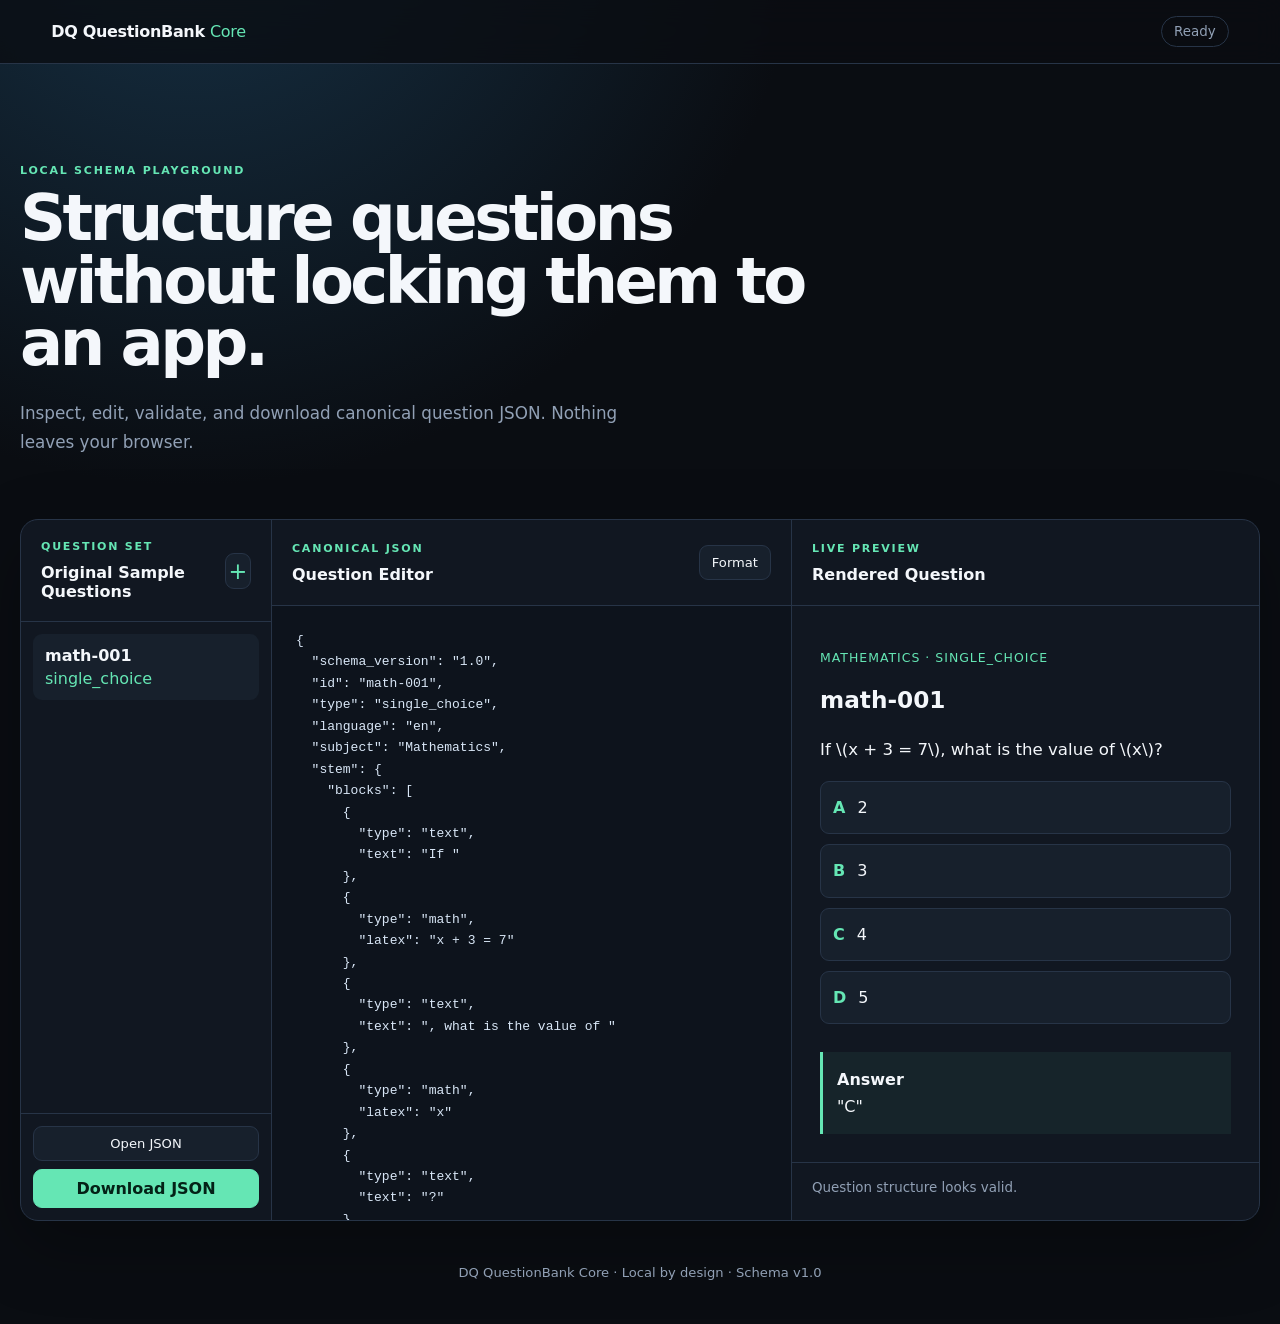
<file: src/dq_questionbank/web/index.html>
<!doctype html>
<html lang="en">
<head>
  <meta charset="utf-8">
  <meta name="viewport" content="width=device-width, initial-scale=1">
  <title>DQ QuestionBank Playground</title>
  <meta name="description" content="A local playground for the DQ Question Schema.">
  <link rel="stylesheet" href="styles.css">
</head>
<body>
  <header class="topbar">
    <a class="brand" href="#">DQ QuestionBank <span>Core</span></a>
    <div class="status" id="status" role="status">Ready</div>
  </header>
  <main>
    <section class="hero">
      <p class="eyebrow">LOCAL SCHEMA PLAYGROUND</p>
      <h1>Structure questions without locking them to an app.</h1>
      <p>Inspect, edit, validate, and download canonical question JSON. Nothing leaves your browser.</p>
    </section>
    <section class="workspace" aria-label="Question schema workspace">
      <aside class="sidebar">
        <div class="panel-heading">
          <div>
            <p class="label">QUESTION SET</p>
            <h2 id="set-title">Sample Set</h2>
          </div>
          <button id="new-question" class="icon-button" title="Add question" aria-label="Add question">+</button>
        </div>
        <nav id="question-list" aria-label="Questions"></nav>
        <div class="sidebar-actions">
          <label class="button secondary" for="file-input">Open JSON</label>
          <input id="file-input" type="file" accept="application/json,.json" hidden>
          <button id="download" class="button primary">Download JSON</button>
        </div>
      </aside>
      <section class="editor-panel">
        <div class="panel-heading editor-heading">
          <div>
            <p class="label">CANONICAL JSON</p>
            <h2>Question Editor</h2>
          </div>
          <button id="format" class="button secondary">Format</button>
        </div>
        <textarea id="editor" spellcheck="false" aria-label="Question JSON editor"></textarea>
      </section>
      <section class="preview-panel">
        <div class="panel-heading">
          <div>
            <p class="label">LIVE PREVIEW</p>
            <h2>Rendered Question</h2>
          </div>
        </div>
        <article id="preview" class="preview"></article>
        <div class="validation" id="validation" aria-live="polite"></div>
      </section>
    </section>
  </main>
  <footer>DQ QuestionBank Core &middot; Local by design &middot; Schema v1.0</footer>
  <script src="app.js" defer></script>
</body>
</html>
</file>
<file: src/dq_questionbank/web/styles.css>
:root {
  color-scheme: dark;
  --bg: #0a0d12;
  --panel: #111721;
  --panel-raised: #17202c;
  --border: #273447;
  --text: #f4f7fb;
  --muted: #91a0b5;
  --accent: #65e6b4;
  --accent-strong: #18c888;
  --danger: #ff7e87;
  --shadow: 0 24px 70px rgba(0, 0, 0, 0.28);
  font-family: Inter, ui-sans-serif, system-ui, -apple-system, BlinkMacSystemFont, "Segoe UI", sans-serif;
}

* { box-sizing: border-box; }
body { margin: 0; min-height: 100vh; background: radial-gradient(circle at 15% -10%, #173348 0, transparent 34%), var(--bg); color: var(--text); }
button, textarea { font: inherit; }
button, .button { cursor: pointer; }
.topbar { height: 64px; padding: 0 clamp(20px, 4vw, 64px); display: flex; align-items: center; justify-content: space-between; border-bottom: 1px solid var(--border); background: rgba(10, 13, 18, .8); backdrop-filter: blur(14px); position: sticky; top: 0; z-index: 5; }
.brand { color: var(--text); text-decoration: none; font-weight: 800; letter-spacing: -.02em; }
.brand span { color: var(--accent); font-weight: 500; }
.status { color: var(--muted); font-size: .84rem; padding: 7px 12px; border: 1px solid var(--border); border-radius: 99px; }
main { width: min(1500px, calc(100% - 40px)); margin: 0 auto; }
.hero { padding: clamp(52px, 8vw, 100px) 0 46px; max-width: 850px; }
.eyebrow, .label { color: var(--accent); letter-spacing: .16em; font-weight: 800; font-size: .69rem; margin: 0 0 10px; }
h1 { font-size: clamp(2.35rem, 5vw, 5rem); line-height: .98; letter-spacing: -.055em; margin: 0 0 24px; }
.hero > p:last-child { color: var(--muted); font-size: 1.05rem; line-height: 1.7; max-width: 640px; }
.workspace { min-height: 660px; display: grid; grid-template-columns: 250px minmax(360px, 1fr) minmax(340px, .9fr); border: 1px solid var(--border); border-radius: 18px; overflow: hidden; background: var(--panel); box-shadow: var(--shadow); }
.workspace > * + * { border-left: 1px solid var(--border); }
.sidebar, .editor-panel, .preview-panel { min-width: 0; display: flex; flex-direction: column; }
.panel-heading { min-height: 86px; padding: 20px; display: flex; align-items: center; justify-content: space-between; gap: 14px; border-bottom: 1px solid var(--border); }
.panel-heading h2 { font-size: 1rem; margin: 0; }
.icon-button, .button { border: 1px solid var(--border); color: var(--text); background: var(--panel-raised); border-radius: 9px; padding: 9px 12px; }
.icon-button { width: 36px; height: 36px; padding: 0; color: var(--accent); font-size: 1.4rem; }
.button:hover, .icon-button:hover { border-color: var(--accent); }
.button.primary { color: #042117; background: var(--accent); border-color: var(--accent); font-weight: 750; }
.button.primary:hover { background: var(--accent-strong); }
.button.secondary { font-size: .82rem; }
#question-list { padding: 12px; flex: 1; overflow: auto; }
.question-item { width: 100%; border: 0; background: transparent; color: var(--muted); text-align: left; padding: 12px; border-radius: 9px; margin-bottom: 4px; }
.question-item strong { color: var(--text); display: block; margin-bottom: 4px; }
.question-item.active { background: var(--panel-raised); color: var(--accent); }
.sidebar-actions { padding: 12px; border-top: 1px solid var(--border); display: grid; gap: 8px; }
.sidebar-actions .button { text-align: center; }
#editor { flex: 1; resize: none; border: 0; outline: 0; padding: 24px; color: #d9e7f7; background: #0d131c; font: 13px/1.65 "Cascadia Code", "SFMono-Regular", Consolas, monospace; tab-size: 2; }
.preview { padding: 28px; flex: 1; overflow: auto; line-height: 1.7; }
.preview h3 { font-size: 1.45rem; margin: 0 0 10px; }
.preview .meta { color: var(--accent); font-size: .78rem; letter-spacing: .08em; text-transform: uppercase; }
.preview .stem { font-size: 1.04rem; }
.choices { list-style: none; padding: 0; }
.choices li { display: flex; gap: 12px; margin: 10px 0; padding: 12px; background: var(--panel-raised); border: 1px solid var(--border); border-radius: 9px; }
.choice-id { color: var(--accent); font-weight: 800; }
.answer { margin-top: 28px; padding: 14px; border-left: 3px solid var(--accent); background: rgba(101, 230, 180, .06); }
.validation { min-height: 58px; padding: 17px 20px; color: var(--muted); border-top: 1px solid var(--border); font-size: .84rem; }
.validation.error { color: var(--danger); }
footer { color: var(--muted); text-align: center; padding: 44px 20px; font-size: .82rem; }

@media (max-width: 1050px) {
  .workspace { grid-template-columns: 220px 1fr; }
  .preview-panel { grid-column: 1 / -1; border-left: 0 !important; border-top: 1px solid var(--border); min-height: 420px; }
}
@media (max-width: 700px) {
  main { width: min(100% - 24px, 1500px); }
  .workspace { display: block; }
  .workspace > * + * { border-left: 0; border-top: 1px solid var(--border); }
  .sidebar { min-height: 350px; }
  #editor { min-height: 520px; }
}
</file>
